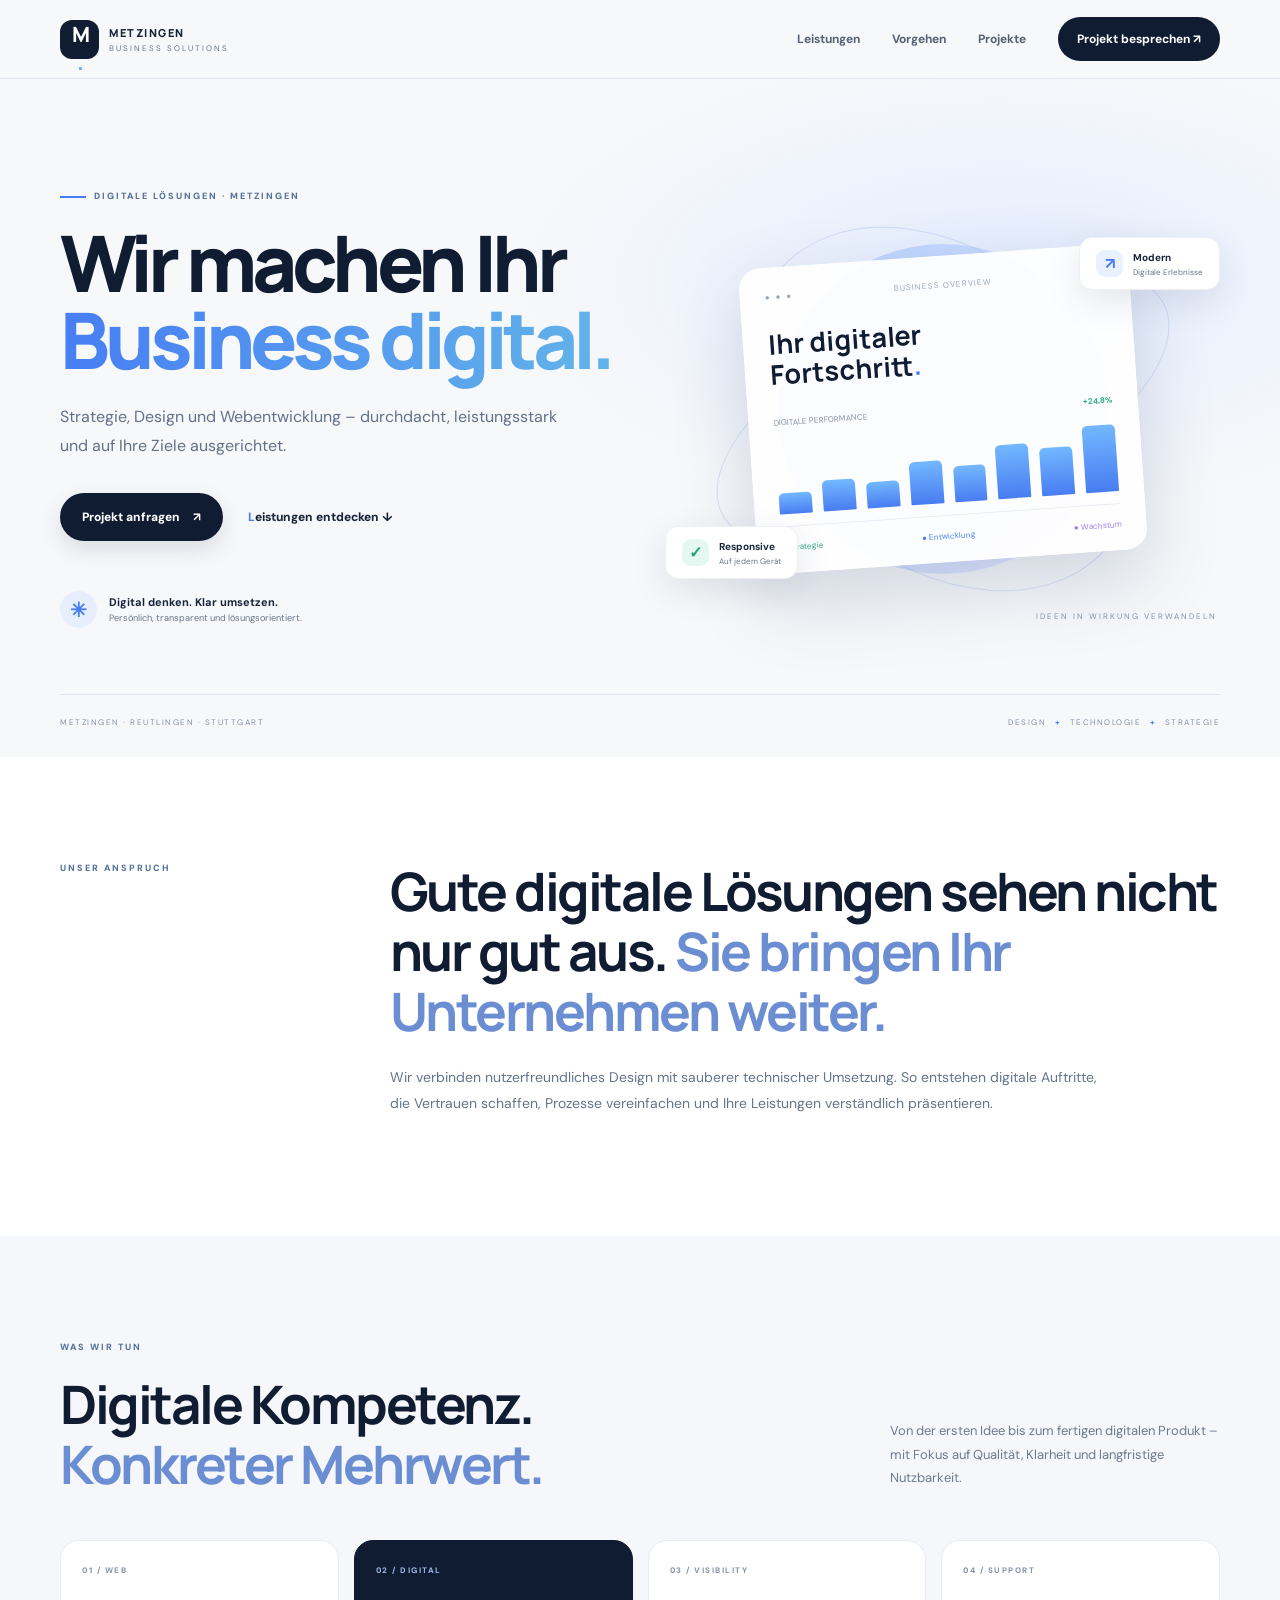
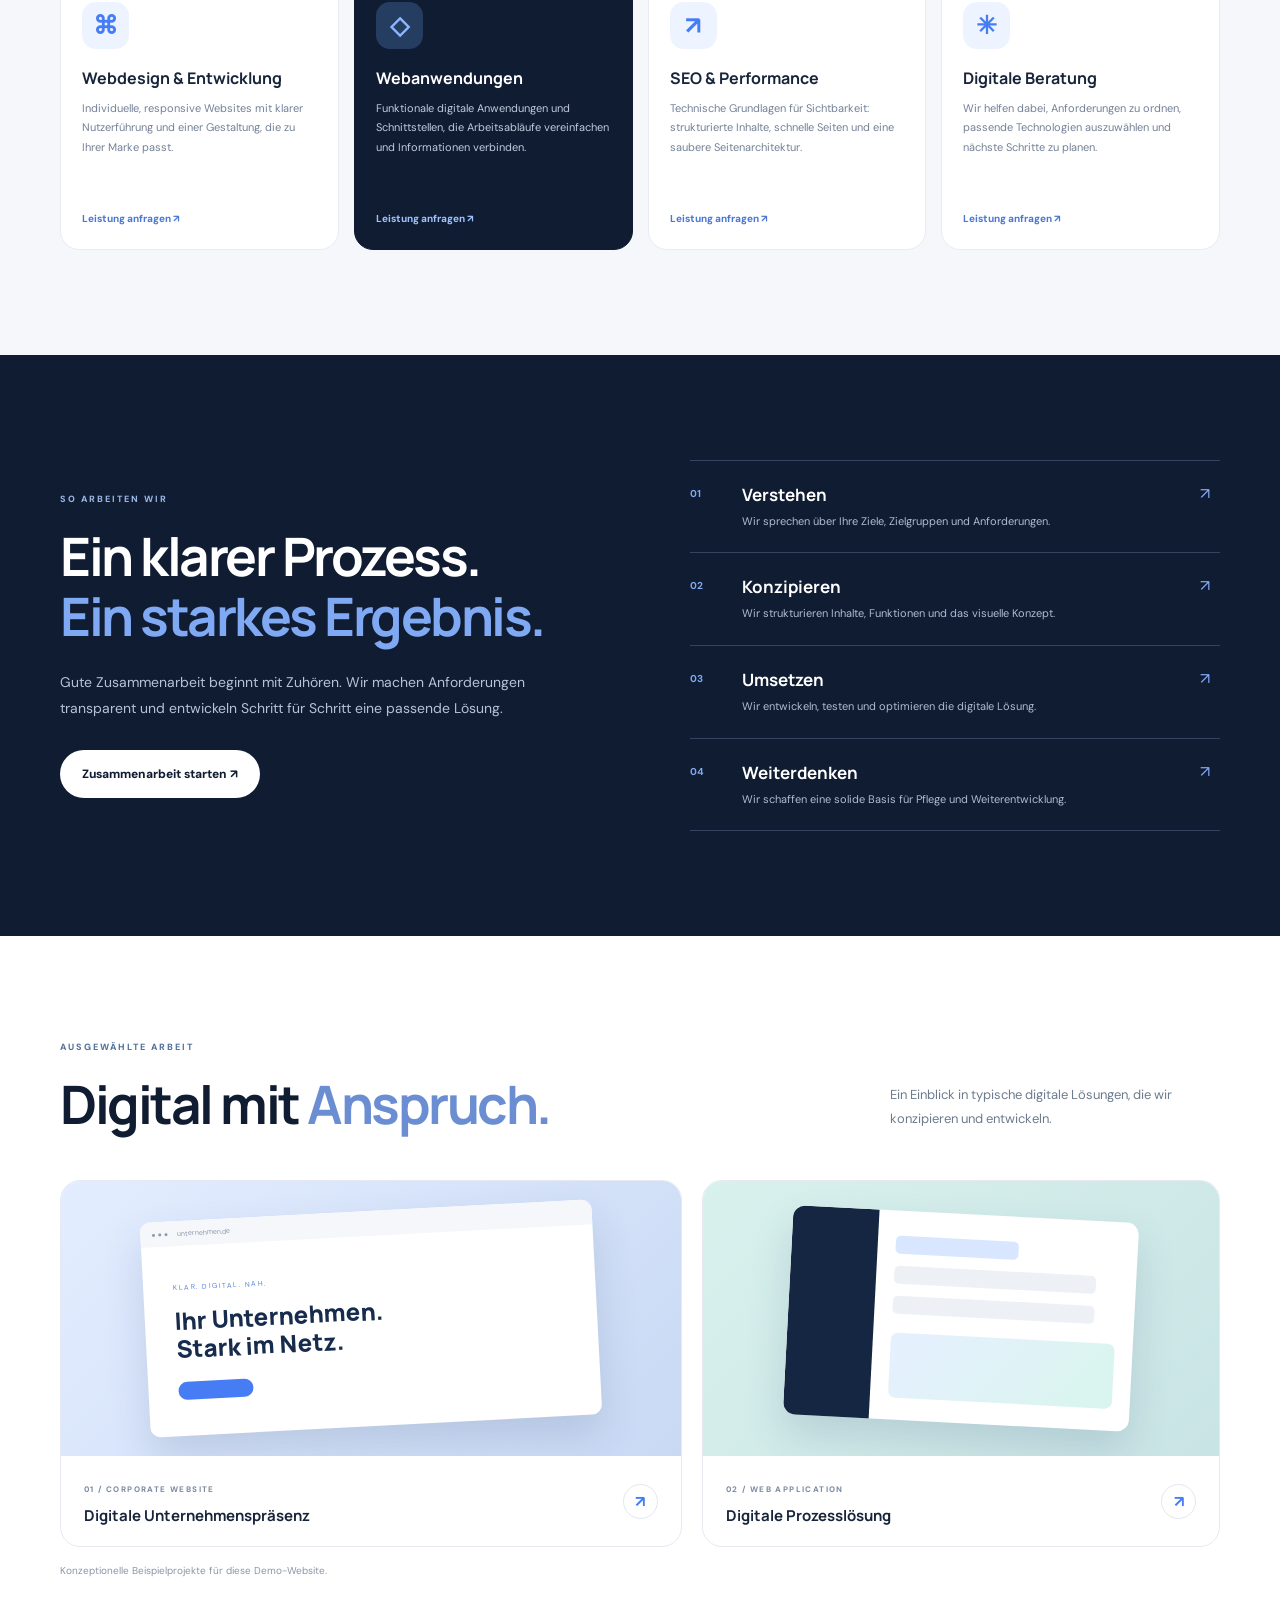
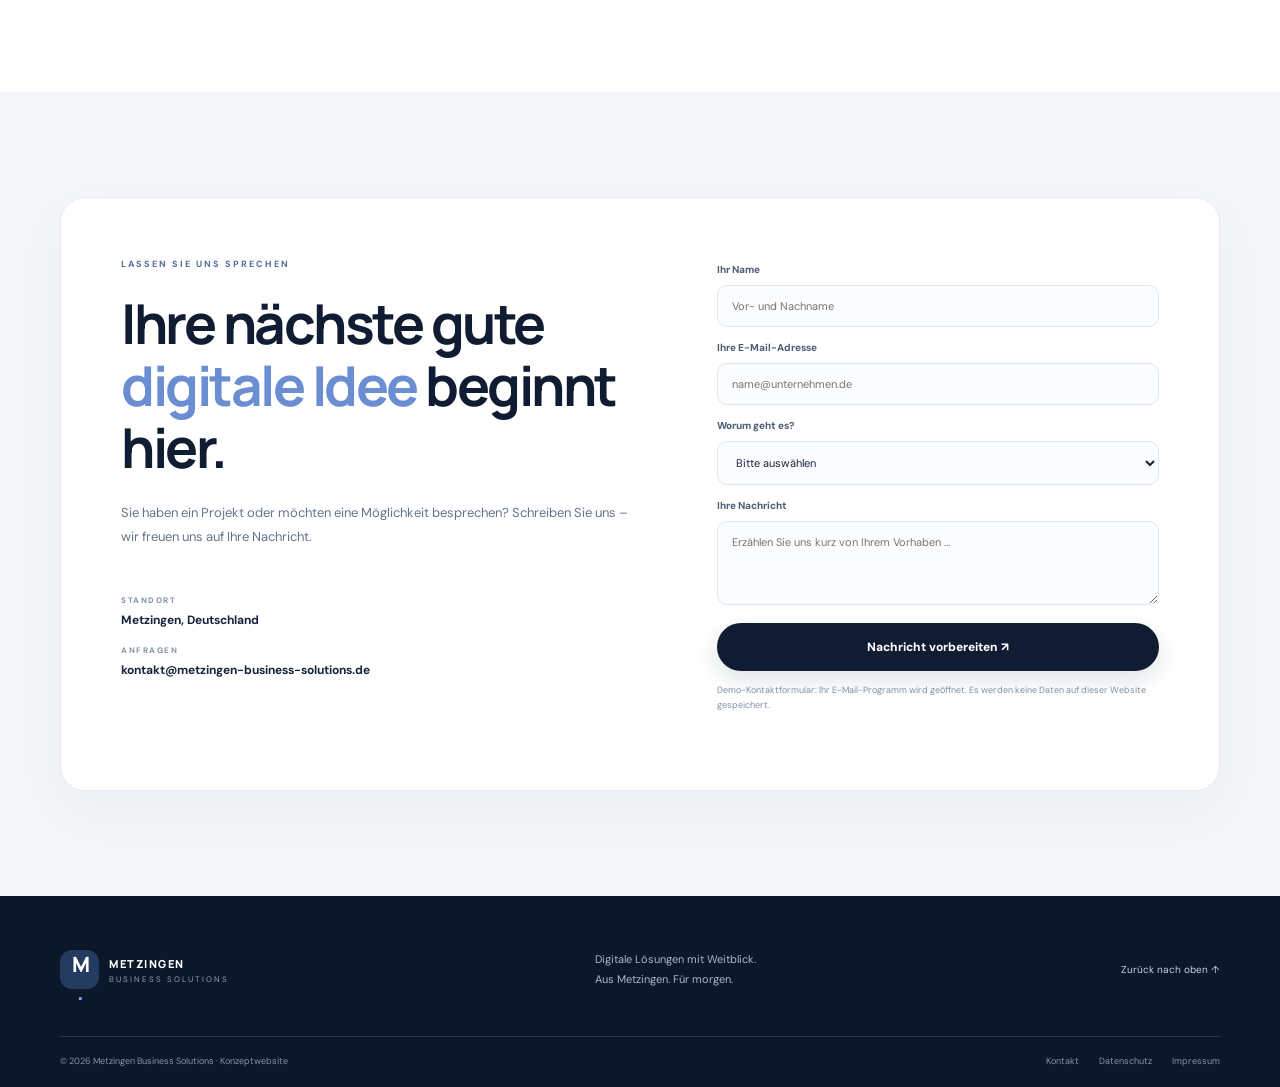
<file: index.html>
<!doctype html>
<html lang="de">

<head>
    <meta charset="utf-8">
    <meta name="viewport" content="width=device-width,initial-scale=1">
    <meta name="theme-color" content="#101c32">
    <meta name="description"
        content="Metzingen Business Solutions entwickelt moderne Websites, Webanwendungen und digitale Lösungen für Unternehmen in Metzingen und Umgebung.">
    <meta name="robots" content="index,follow">
    <meta property="og:type" content="website">
    <meta property="og:locale" content="de_DE">
    <meta property="og:title" content="Metzingen Business Solutions | Digitale Lösungen">
    <meta property="og:description" content="Strategie, Design und Webentwicklung für moderne Unternehmen.">
    <meta property="og:image" content="assets/og-preview.svg">
    <title>Metzingen Business Solutions | Webentwicklung & digitale Lösungen</title>
    <link rel="icon" href="assets/favicon.svg" type="image/svg+xml">
    <link rel="preconnect" href="https://fonts.googleapis.com">
    <link rel="preconnect" href="https://fonts.gstatic.com" crossorigin>
    <link
        href="https://fonts.googleapis.com/css2?family=DM+Sans:wght@400;500;600;700&family=Manrope:wght@400;500;600;700;800&display=swap"
        rel="stylesheet">
    <link rel="stylesheet" href="style.css">
    <script
        type="application/ld+json">{"@context":"https://schema.org","@type":"ProfessionalService","name":"Metzingen Business Solutions","description":"Konzept, Webentwicklung und digitale Lösungen für Unternehmen.","areaServed":["Metzingen","Reutlingen","Stuttgart"],"serviceType":["Webentwicklung","Webdesign","Digitale Beratung"]}</script>
</head>

<body>
    <a class="skip" href="#main">Zum Inhalt springen</a>
    <header class="header">
        <nav class="nav wrap"><a class="brand" href="#top"><b
                    class="mark">M<span>.</span></b><span><strong>METZINGEN</strong><small>BUSINESS
                        SOLUTIONS</small></span></a><button class="menu" aria-label="Menü öffnen" aria-expanded="false"
                aria-controls="links"><i></i><i></i></button>
            <div class="links" id="links"><a href="#services">Leistungen</a><a href="#process">Vorgehen</a><a
                    href="#work">Projekte</a><a class="navbutton" href="#contact">Projekt besprechen ↗</a></div>
        </nav>
    </header>
    <main id="main">
        <section class="hero" id="top">
            <div class="wrap hero-grid">
                <div class="hero-copy reveal">
                    <p class="eyebrow"><i></i>DIGITALE LÖSUNGEN · METZINGEN</p>
                    <h1>Wir machen Ihr<br><span>Business digital.</span></h1>
                    <p class="lead">Strategie, Design und Webentwicklung – durchdacht, leistungsstark und auf Ihre Ziele
                        ausgerichtet.</p>
                    <div class="actions"><a class="btn primary" href="#contact">Projekt anfragen <b>↗</b></a><a
                            class="simplelink" href="#services">Leistungen entdecken ↓</a></div>
                    <div class="proof"><b>✳</b>
                        <p><strong>Digital denken. Klar umsetzen.</strong><small>Persönlich, transparent und
                                lösungsorientiert.</small></p>
                    </div>
                </div>
                <div class="visual reveal">
                    <div class="orb orb1"></div>
                    <div class="orb orb2"></div>
                    <div class="dash">
                        <div class="dashhead"><span>● ● ●</span> BUSINESS OVERVIEW <b>•••</b></div>
                        <h2>Ihr digitaler<br>Fortschritt<span>.</span></h2>
                        <div class="charthead">DIGITALE PERFORMANCE <b>+24,8%</b></div>
                        <div class="bars"><i style="--h:28%"></i><i style="--h:42%"></i><i style="--h:35%"></i><i
                                style="--h:58%"></i><i style="--h:48%"></i><i style="--h:72%"></i><i
                                style="--h:64%"></i><i style="--h:90%"></i></div>
                        <div class="dashfoot"><span>● Strategie</span><span>● Entwicklung</span><span>● Wachstum</span>
                        </div>
                    </div>
                    <div class="float f1"><b>↗</b><span><strong>Modern</strong><small>Digitale Erlebnisse</small></span>
                    </div>
                    <div class="float f2"><b>✓</b><span><strong>Responsive</strong><small>Auf jedem Gerät</small></span>
                    </div><small class="visual-caption">IDEEN IN WIRKUNG VERWANDELN</small>
                </div>
            </div>
            <div class="wrap hero-bottom"><span>METZINGEN · REUTLINGEN · STUTTGART</span><span>DESIGN <b>+</b>
                    TECHNOLOGIE <b>+</b> STRATEGIE</span></div>
        </section>
        <section class="intro section">
            <div class="wrap intro-grid">
                <p class="eyebrow reveal">UNSER ANSPRUCH</p>
                <div class="reveal">
                    <h2>Gute digitale Lösungen sehen nicht nur gut aus. <em>Sie bringen Ihr Unternehmen weiter.</em>
                    </h2>
                    <p class="bodycopy">Wir verbinden nutzerfreundliches Design mit sauberer technischer Umsetzung. So
                        entstehen digitale Auftritte, die Vertrauen schaffen, Prozesse vereinfachen und Ihre Leistungen
                        verständlich präsentieren.</p>
                </div>
            </div>
        </section>
        <section class="services section" id="services">
            <div class="wrap">
                <div class="sectionhead reveal">
                    <div>
                        <p class="eyebrow">WAS WIR TUN</p>
                        <h2>Digitale Kompetenz.<br><em>Konkreter Mehrwert.</em></h2>
                    </div>
                    <p>Von der ersten Idee bis zum fertigen digitalen Produkt – mit Fokus auf Qualität, Klarheit und
                        langfristige Nutzbarkeit.</p>
                </div>
                <div class="servicegrid">
                    <article class="service reveal"><small>01 / WEB</small><b class="serviceicon">⌘</b>
                        <h3>Webdesign & Entwicklung</h3>
                        <p>Individuelle, responsive Websites mit klarer Nutzerführung und einer Gestaltung, die zu Ihrer
                            Marke passt.</p><a href="#contact">Leistung anfragen ↗</a>
                    </article>
                    <article class="service featured reveal"><small>02 / DIGITAL</small><b class="serviceicon">◇</b>
                        <h3>Webanwendungen</h3>
                        <p>Funktionale digitale Anwendungen und Schnittstellen, die Arbeitsabläufe vereinfachen und
                            Informationen verbinden.</p><a href="#contact">Leistung anfragen ↗</a>
                    </article>
                    <article class="service reveal"><small>03 / VISIBILITY</small><b class="serviceicon">↗</b>
                        <h3>SEO & Performance</h3>
                        <p>Technische Grundlagen für Sichtbarkeit: strukturierte Inhalte, schnelle Seiten und eine
                            saubere Seitenarchitektur.</p><a href="#contact">Leistung anfragen ↗</a>
                    </article>
                    <article class="service reveal"><small>04 / SUPPORT</small><b class="serviceicon">✳</b>
                        <h3>Digitale Beratung</h3>
                        <p>Wir helfen dabei, Anforderungen zu ordnen, passende Technologien auszuwählen und nächste
                            Schritte zu planen.</p><a href="#contact">Leistung anfragen ↗</a>
                    </article>
                </div>
            </div>
        </section>
        <section class="process section" id="process">
            <div class="wrap processgrid">
                <div class="reveal">
                    <p class="eyebrow">SO ARBEITEN WIR</p>
                    <h2>Ein klarer Prozess.<br><em>Ein starkes Ergebnis.</em></h2>
                    <p class="bodycopy">Gute Zusammenarbeit beginnt mit Zuhören. Wir machen Anforderungen transparent
                        und entwickeln Schritt für Schritt eine passende Lösung.</p><a class="btn light"
                        href="#contact">Zusammenarbeit starten ↗</a>
                </div>
                <div class="steps">
                    <article class="step reveal"><b>01</b>
                        <div>
                            <h3>Verstehen</h3>
                            <p>Wir sprechen über Ihre Ziele, Zielgruppen und Anforderungen.</p>
                        </div><span>↗</span>
                    </article>
                    <article class="step reveal"><b>02</b>
                        <div>
                            <h3>Konzipieren</h3>
                            <p>Wir strukturieren Inhalte, Funktionen und das visuelle Konzept.</p>
                        </div><span>↗</span>
                    </article>
                    <article class="step reveal"><b>03</b>
                        <div>
                            <h3>Umsetzen</h3>
                            <p>Wir entwickeln, testen und optimieren die digitale Lösung.</p>
                        </div><span>↗</span>
                    </article>
                    <article class="step reveal"><b>04</b>
                        <div>
                            <h3>Weiterdenken</h3>
                            <p>Wir schaffen eine solide Basis für Pflege und Weiterentwicklung.</p>
                        </div><span>↗</span>
                    </article>
                </div>
            </div>
        </section>
        <section class="work section" id="work">
            <div class="wrap">
                <div class="sectionhead reveal">
                    <div>
                        <p class="eyebrow">AUSGEWÄHLTE ARBEIT</p>
                        <h2>Digital mit <em>Anspruch.</em></h2>
                    </div>
                    <p>Ein Einblick in typische digitale Lösungen, die wir konzipieren und entwickeln.</p>
                </div>
                <div class="workgrid">
                    <article class="workcard reveal">
                        <div class="mock mock1">
                            <div class="browser"><small>● ● ●　 unternehmen.de</small>
                                <div><label>KLAR. DIGITAL. NAH.</label><strong>Ihr Unternehmen.<br>Stark im
                                        Netz.</strong><i></i></div>
                            </div>
                        </div>
                        <div class="workmeta">
                            <div><small>01 / CORPORATE WEBSITE</small>
                                <h3>Digitale Unternehmenspräsenz</h3>
                            </div><b>↗</b>
                        </div>
                    </article>
                    <article class="workcard reveal">
                        <div class="mock mock2">
                            <div class="appmock">
                                <aside></aside>
                                <div><i></i><i></i><i></i><b></b></div>
                            </div>
                        </div>
                        <div class="workmeta">
                            <div><small>02 / WEB APPLICATION</small>
                                <h3>Digitale Prozesslösung</h3>
                            </div><b>↗</b>
                        </div>
                    </article>
                </div>
                <p class="note">Konzeptionelle Beispielprojekte für diese Demo-Website.</p>
            </div>
        </section>
        <section class="contact section" id="contact">
            <div class="wrap contactbox reveal">
                <div>
                    <p class="eyebrow">LASSEN SIE UNS SPRECHEN</p>
                    <h2>Ihre nächste gute<br><em>digitale Idee</em> beginnt hier.</h2>
                    <p class="bodycopy">Sie haben ein Projekt oder möchten eine Möglichkeit besprechen? Schreiben Sie
                        uns – wir freuen uns auf Ihre Nachricht.</p>
                    <div class="contactdetails"><small>STANDORT</small><strong>Metzingen,
                            Deutschland</strong><small>ANFRAGEN</small><strong><a
                                href="mailto:kontakt@metzingen-business-solutions.de">kontakt@metzingen-business-solutions.de</a></strong>
                    </div>
                </div>
                <form id="contact-form"><label for="name">Ihr Name</label><input id="name" name="name" required
                        autocomplete="name" placeholder="Vor- und Nachname"><label for="email">Ihre
                        E-Mail-Adresse</label><input id="email" name="email" type="email" required autocomplete="email"
                        placeholder="name@unternehmen.de"><label for="topic">Worum geht es?</label><select id="topic"
                        name="topic" required>
                        <option value="">Bitte auswählen</option>
                        <option>Webdesign & Entwicklung</option>
                        <option>Webanwendung</option>
                        <option>SEO & Performance</option>
                        <option>Digitale Beratung</option>
                        <option>Sonstiges</option>
                    </select><label for="message">Ihre Nachricht</label><textarea id="message" name="message" rows="4"
                        required placeholder="Erzählen Sie uns kurz von Ihrem Vorhaben …"></textarea><button
                        class="btn primary" type="submit">Nachricht vorbereiten ↗</button>
                    <p class="formnote">Demo-Kontaktformular: Ihr E-Mail-Programm wird geöffnet. Es werden keine Daten
                        auf dieser Website gespeichert.</p>
                    <p id="status" role="status" aria-live="polite"></p>
                </form>
            </div>
        </section>
    </main>
    <footer class="footer">
        <div class="wrap footertop"><a class="brand footbrand" href="#top"><b
                    class="mark">M<span>.</span></b><span><strong>METZINGEN</strong><small>BUSINESS
                        SOLUTIONS</small></span></a>
            <p>Digitale Lösungen mit Weitblick.<br>Aus Metzingen. Für morgen.</p><a href="#top">Zurück nach oben ↑</a>
        </div>
        <div class="wrap footerbottom"><span>© <span id="year"></span> Metzingen Business Solutions ·
                Konzeptwebsite</span><span><a href="mailto:kontakt@metzingen-business-solutions.de">Kontakt</a><a
                    href="datenschutz.html">Datenschutz</a><a href="impressum.html">Impressum</a></span></div>
    </footer>
    <script src="script.js"></script>
</body>

</html>
</file>
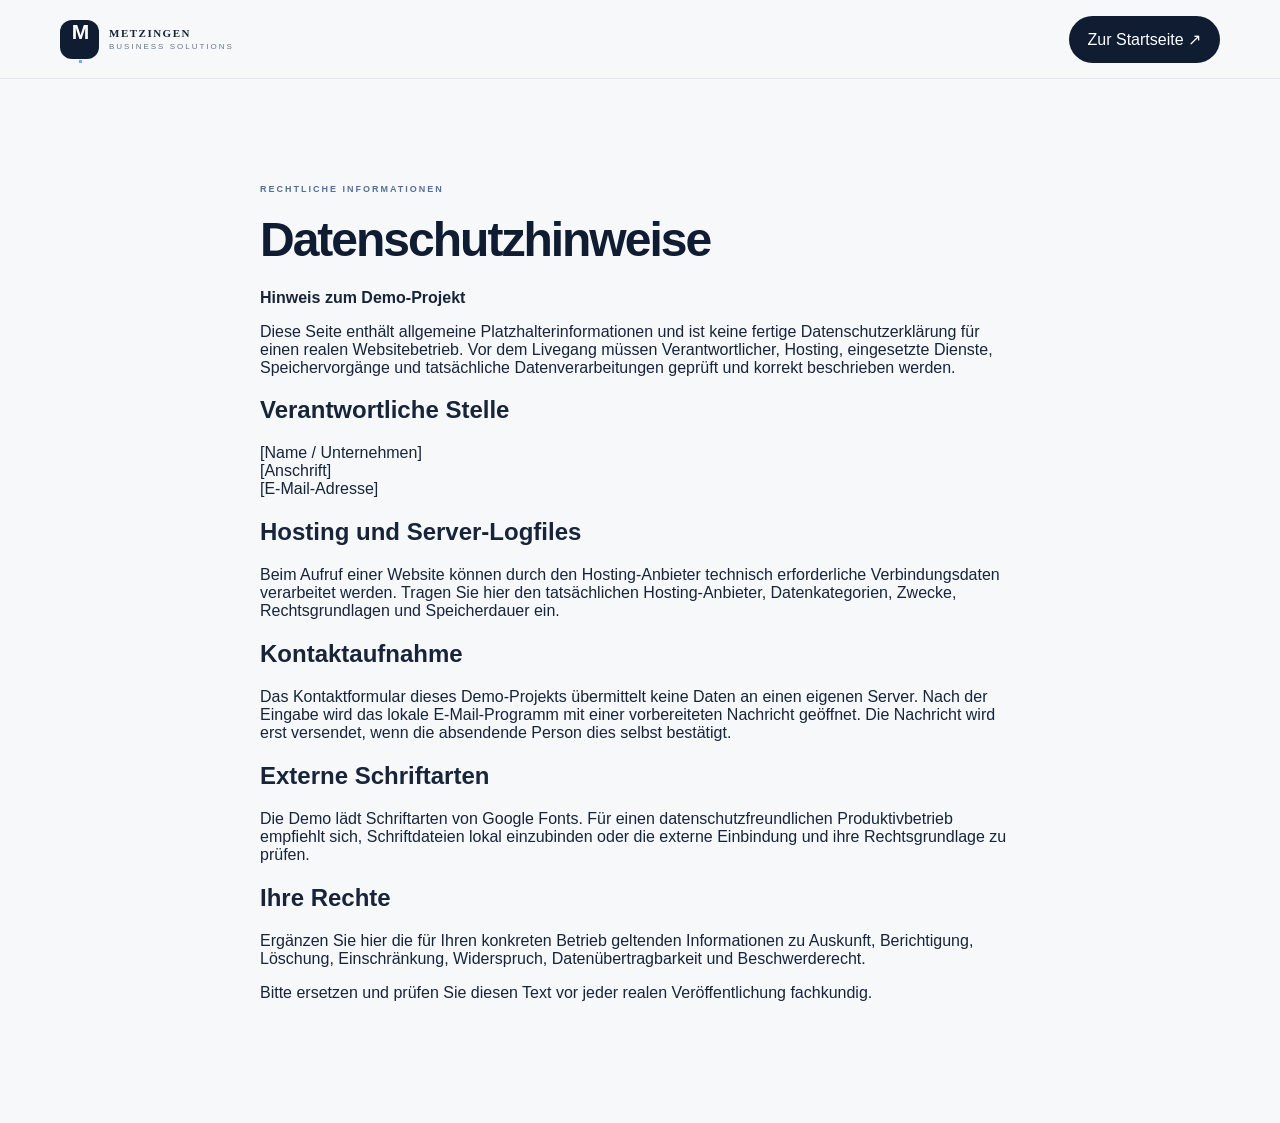
<file: datenschutz.html>
<!doctype html>
<html lang="de">

<head>
    <meta charset="utf-8">
    <meta name="viewport" content="width=device-width,initial-scale=1">
    <meta name="robots" content="noindex">
    <title>Datenschutz | Metzingen Business Solutions</title>
    <link rel="stylesheet" href="style.css">
</head>

<body>
    <header class="header">
        <nav class="nav wrap"><a class="brand" href="index.html"><b
                    class="mark">M<span>.</span></b><span><strong>METZINGEN</strong><small>BUSINESS
                        SOLUTIONS</small></span></a><a class="navbutton" href="index.html">Zur Startseite ↗</a></nav>
    </header>
    <main class="section">
        <div class="wrap" style="max-width:760px">
            <p class="eyebrow">RECHTLICHE INFORMATIONEN</p>
            <h1 style="font-size:48px;letter-spacing:-2px">Datenschutzhinweise</h1>
            <p><strong>Hinweis zum Demo-Projekt</strong></p>
            <p>Diese Seite enthält allgemeine Platzhalterinformationen und ist keine fertige Datenschutzerklärung für
                einen realen Websitebetrieb. Vor dem Livegang müssen Verantwortlicher, Hosting, eingesetzte Dienste,
                Speichervorgänge und tatsächliche Datenverarbeitungen geprüft und korrekt beschrieben werden.</p>
            <h2>Verantwortliche Stelle</h2>
            <p>[Name / Unternehmen]<br>[Anschrift]<br>[E-Mail-Adresse]</p>
            <h2>Hosting und Server-Logfiles</h2>
            <p>Beim Aufruf einer Website können durch den Hosting-Anbieter technisch erforderliche Verbindungsdaten
                verarbeitet werden. Tragen Sie hier den tatsächlichen Hosting-Anbieter, Datenkategorien, Zwecke,
                Rechtsgrundlagen und Speicherdauer ein.</p>
            <h2>Kontaktaufnahme</h2>
            <p>Das Kontaktformular dieses Demo-Projekts übermittelt keine Daten an einen eigenen Server. Nach der
                Eingabe wird das lokale E-Mail-Programm mit einer vorbereiteten Nachricht geöffnet. Die Nachricht wird
                erst versendet, wenn die absendende Person dies selbst bestätigt.</p>
            <h2>Externe Schriftarten</h2>
            <p>Die Demo lädt Schriftarten von Google Fonts. Für einen datenschutzfreundlichen Produktivbetrieb empfiehlt
                sich, Schriftdateien lokal einzubinden oder die externe Einbindung und ihre Rechtsgrundlage zu prüfen.
            </p>
            <h2>Ihre Rechte</h2>
            <p>Ergänzen Sie hier die für Ihren konkreten Betrieb geltenden Informationen zu Auskunft, Berichtigung,
                Löschung, Einschränkung, Widerspruch, Datenübertragbarkeit und Beschwerderecht.</p>
            <p>Bitte ersetzen und prüfen Sie diesen Text vor jeder realen Veröffentlichung fachkundig.</p>
        </div>
    </main>
</body>

</html>
</file>
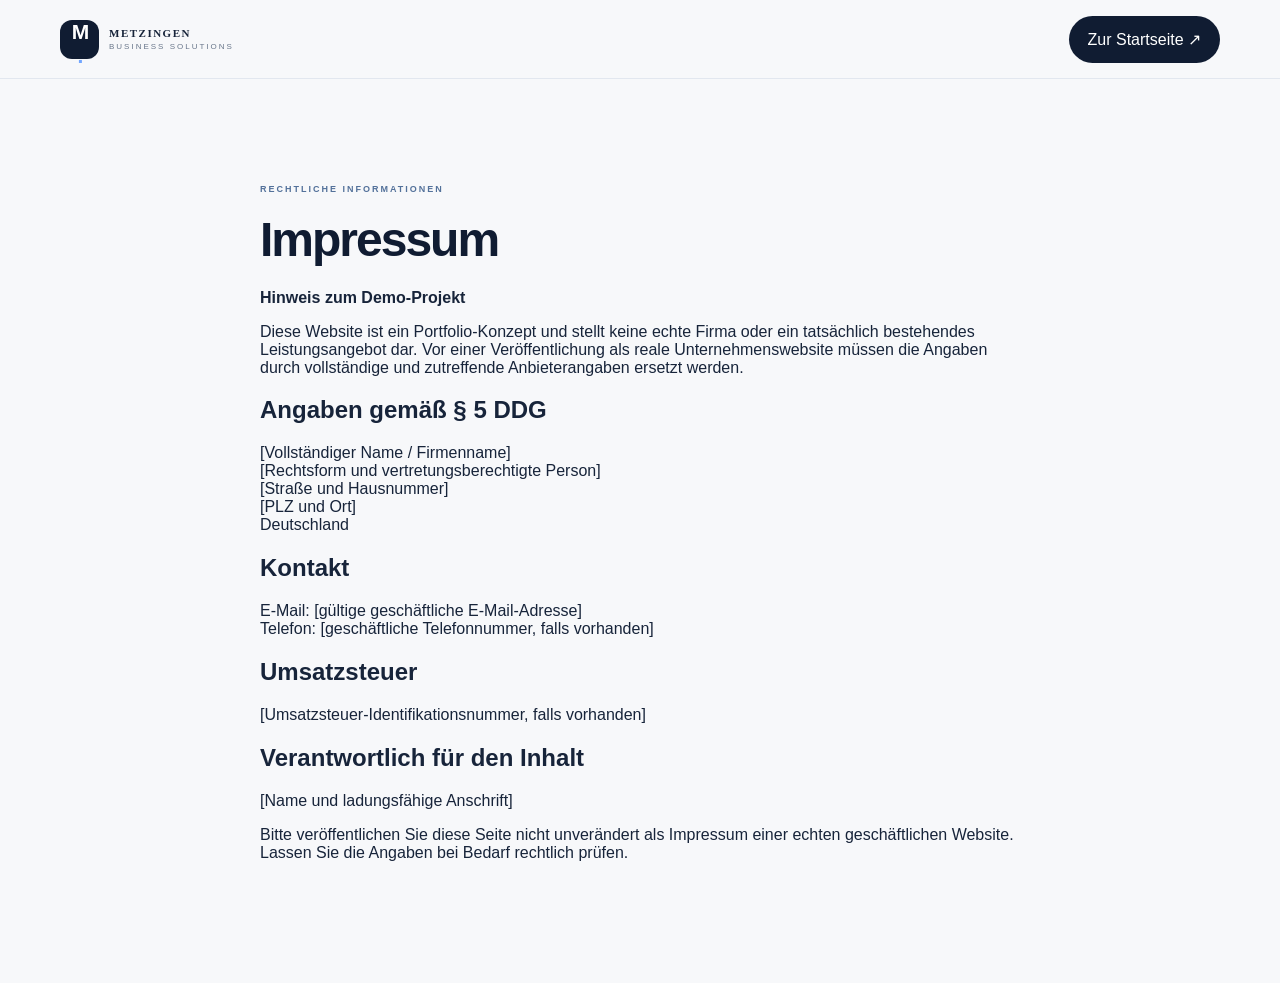
<file: impressum.html>
<!doctype html>
<html lang="de">

<head>
    <meta charset="utf-8">
    <meta name="viewport" content="width=device-width,initial-scale=1">
    <meta name="robots" content="noindex">
    <title>Impressum | Metzingen Business Solutions</title>
    <link rel="stylesheet" href="style.css">
</head>

<body>
    <header class="header">
        <nav class="nav wrap"><a class="brand" href="index.html"><b
                    class="mark">M<span>.</span></b><span><strong>METZINGEN</strong><small>BUSINESS
                        SOLUTIONS</small></span></a><a class="navbutton" href="index.html">Zur Startseite ↗</a></nav>
    </header>
    <main class="section">
        <div class="wrap" style="max-width:760px">
            <p class="eyebrow">RECHTLICHE INFORMATIONEN</p>
            <h1 style="font-size:48px;letter-spacing:-2px">Impressum</h1>
            <p><strong>Hinweis zum Demo-Projekt</strong></p>
            <p>Diese Website ist ein Portfolio-Konzept und stellt keine echte Firma oder ein tatsächlich bestehendes
                Leistungsangebot dar. Vor einer Veröffentlichung als reale Unternehmenswebsite müssen die Angaben durch
                vollständige und zutreffende Anbieterangaben ersetzt werden.</p>
            <h2>Angaben gemäß § 5 DDG</h2>
            <p>[Vollständiger Name / Firmenname]<br>[Rechtsform und vertretungsberechtigte Person]<br>[Straße und
                Hausnummer]<br>[PLZ und Ort]<br>Deutschland</p>
            <h2>Kontakt</h2>
            <p>E-Mail: [gültige geschäftliche E-Mail-Adresse]<br>Telefon: [geschäftliche Telefonnummer, falls vorhanden]
            </p>
            <h2>Umsatzsteuer</h2>
            <p>[Umsatzsteuer-Identifikationsnummer, falls vorhanden]</p>
            <h2>Verantwortlich für den Inhalt</h2>
            <p>[Name und ladungsfähige Anschrift]</p>
            <p>Bitte veröffentlichen Sie diese Seite nicht unverändert als Impressum einer echten geschäftlichen
                Website. Lassen Sie die Angaben bei Bedarf rechtlich prüfen.</p>
        </div>
    </main>
</body>

</html>
</file>
<file: style.css>
:root {
  --navy: #101c32;
  --ink: #17243a;
  --muted: #68768a;
  --blue: #477df4;
  --paper: #f7f8fa;
  --line: #e4e8ee;
}
* {
  box-sizing: border-box;
}
html {
  scroll-behavior: smooth;
  scroll-padding-top: 90px;
}
body {
  margin: 0;
  background: var(--paper);
  color: var(--ink);
  font-family: "DM Sans", Arial, sans-serif;
  -webkit-font-smoothing: antialiased;
}
a {
  color: inherit;
  text-decoration: none;
}
button,
input,
select,
textarea {
  font: inherit;
}
.wrap {
  width: min(1160px, calc(100% - 48px));
  margin: auto;
}
.section {
  padding: 105px 0;
}
.skip {
  position: absolute;
  left: -999px;
}
.skip:focus {
  left: 10px;
  top: 10px;
  background: #fff;
  padding: 12px;
  z-index: 99;
}
.header {
  position: sticky;
  top: 0;
  z-index: 30;
  background: #f7f8faef;
  backdrop-filter: blur(15px);
  border-bottom: 1px solid #e2e7ef;
}
.nav {
  height: 78px;
  display: flex;
  align-items: center;
  justify-content: space-between;
}
.brand {
  display: flex;
  align-items: center;
  gap: 10px;
}
.mark {
  width: 39px;
  height: 39px;
  border-radius: 12px;
  background: var(--navy);
  color: #fff;
  display: grid;
  place-items: center;
  font:
    800 21px Manrope,
    sans-serif;
  letter-spacing: -2px;
}
.mark span {
  color: #72a6ff;
}
.brand > span:last-child {
  display: grid;
  gap: 3px;
}
.brand strong {
  font: 800 11px Manrope;
  letter-spacing: 1.5px;
}
.brand small {
  font-size: 8px;
  letter-spacing: 2px;
  color: var(--muted);
}
.links {
  display: flex;
  align-items: center;
  gap: 32px;
  font-size: 12px;
  font-weight: 700;
  color: #536176;
}
.links > a:hover {
  color: var(--blue);
}
.navbutton {
  background: var(--navy);
  color: white;
  padding: 14px 19px;
  border-radius: 30px;
}
.menu {
  display: none;
}
.hero {
  padding: 95px 0 30px;
  background:
    radial-gradient(ellipse at 78% 30%, #e4edff, transparent 35%), var(--paper);
  overflow: hidden;
}
.hero-grid {
  display: grid;
  grid-template-columns: 1fr 1fr;
  gap: 50px;
  align-items: center;
  min-height: 470px;
}
.eyebrow {
  font-size: 9px;
  letter-spacing: 2px;
  font-weight: 800;
  color: #53719a;
  margin: 0 0 22px;
}
.eyebrow i {
  display: inline-block;
  width: 26px;
  height: 2px;
  background: var(--blue);
  vertical-align: middle;
  margin-right: 8px;
}
h1,
h2,
h3 {
  font-family: Manrope, "DM Sans", sans-serif;
}
h1 {
  font-size: clamp(48px, 6.3vw, 78px);
  line-height: 0.99;
  letter-spacing: -5px;
  margin: 0 0 25px;
  color: var(--navy);
  font-weight: 800;
}
h1 span {
  background: linear-gradient(100deg, #477df4, #62b4e9);
  background-clip: text;
  color: transparent;
}
.lead {
  max-width: 500px;
  color: #637187;
  font-size: 16px;
  line-height: 1.8;
}
.actions {
  display: flex;
  align-items: center;
  gap: 25px;
  margin-top: 32px;
}
.btn {
  display: inline-flex;
  align-items: center;
  justify-content: center;
  border: 0;
  border-radius: 50px;
  padding: 16px 22px;
  font-size: 12px;
  font-weight: 800;
  cursor: pointer;
  transition: 0.25s;
}
.primary {
  background: var(--navy);
  color: #fff;
  box-shadow: 0 9px 22px #132b4b22;
}
.primary:hover,
.navbutton:hover {
  background: #294d86;
  transform: translateY(-2px);
  box-shadow: 0 10px 24px #24477a35;
}
.btn b {
  margin-left: 13px;
}
.simplelink {
  font-size: 12px;
  font-weight: 800;
}
.simplelink:first-letter {
  color: var(--blue);
}
.proof {
  display: flex;
  gap: 12px;
  align-items: center;
  margin-top: 50px;
}
.proof > b {
  width: 37px;
  height: 37px;
  border-radius: 50%;
  background: #e7efff;
  color: var(--blue);
  display: grid;
  place-items: center;
  font-size: 20px;
}
.proof p {
  font-size: 11px;
  line-height: 1.65;
  margin: 0;
}
.proof small {
  display: block;
  color: var(--muted);
}
.visual {
  height: 430px;
  position: relative;
  display: grid;
  place-items: center;
}
.orb {
  position: absolute;
  border: 1px solid #91aee955;
  border-radius: 50%;
  transform: rotate(-25deg);
}
.orb1 {
  width: 490px;
  height: 210px;
}
.orb2 {
  width: 430px;
  height: 310px;
  transform: rotate(40deg);
}
.visual:before {
  content: "";
  position: absolute;
  width: 330px;
  height: 330px;
  border-radius: 50%;
  background: linear-gradient(135deg, #b8d2ff, #e7eaff);
}
.dash {
  position: relative;
  z-index: 2;
  width: min(390px, 90%);
  padding: 23px 24px 20px;
  background: #ffffffed;
  border: 1px solid white;
  border-radius: 21px;
  box-shadow: 0 28px 75px #233f7030;
  transform: rotate(-4deg);
}
.dashhead {
  display: flex;
  justify-content: space-between;
  color: #9aa6b7;
  font-size: 8px;
  letter-spacing: 1px;
}
.dashhead span {
  letter-spacing: 2px;
}
.dash h2 {
  font-size: 27px;
  line-height: 1.12;
  color: var(--navy);
  margin: 28px 0;
}
.dash h2 span {
  color: var(--blue);
}
.charthead {
  display: flex;
  justify-content: space-between;
  font-size: 8px;
  color: #8490a1;
}
.charthead b {
  color: #2caa84;
}
.bars {
  height: 100px;
  display: flex;
  align-items: end;
  gap: 11px;
  padding: 12px 0;
  border-bottom: 1px solid #e8edf4;
}
.bars i {
  flex: 1;
  height: var(--h);
  border-radius: 5px 5px 1px 1px;
  background: linear-gradient(#73b8ff, #487cf1);
}
.dashfoot {
  display: flex;
  justify-content: space-between;
  margin-top: 15px;
  color: #78869a;
  font-size: 8px;
}
.dashfoot span:first-child {
  color: #36a982;
}
.dashfoot span:nth-child(2) {
  color: #4b80f4;
}
.dashfoot span:last-child {
  color: #9a7cf3;
}
.float {
  position: absolute;
  z-index: 3;
  display: flex;
  align-items: center;
  gap: 10px;
  padding: 12px 16px;
  background: white;
  border: 1px solid #edf0f5;
  border-radius: 13px;
  box-shadow: 0 12px 35px #1a31541c;
}
.float > b {
  width: 27px;
  height: 27px;
  border-radius: 9px;
  background: #e9f0ff;
  color: #477df4;
  display: grid;
  place-items: center;
}
.float span {
  display: grid;
  gap: 3px;
}
.float strong {
  font-size: 10px;
}
.float small {
  font-size: 8px;
  color: var(--muted);
}
.f1 {
  top: 43px;
  right: 0;
}
.f2 {
  bottom: 45px;
  left: 0;
}
.f2 > b {
  background: #e4f7f0;
  color: #26a57d;
}
.visual-caption {
  position: absolute;
  bottom: 3px;
  right: 3px;
  font-size: 8px;
  letter-spacing: 2px;
  color: #8294ae;
}
.hero-bottom {
  display: flex;
  justify-content: space-between;
  border-top: 1px solid #e1e6ee;
  padding-top: 22px;
  margin-top: 50px;
  font-size: 8px;
  letter-spacing: 1.5px;
  color: #8491a4;
}
.hero-bottom b {
  color: var(--blue);
  padding: 0 5px;
}
.intro {
  background: #fff;
}
.intro-grid {
  display: grid;
  grid-template-columns: 0.65fr 2fr;
  gap: 60px;
}
.intro h2,
.sectionhead h2,
.process h2,
.contact h2 {
  font-size: clamp(34px, 4.3vw, 53px);
  line-height: 1.13;
  letter-spacing: -2.5px;
  color: var(--navy);
  margin: 0 0 22px;
}
.intro em,
.sectionhead em,
.process em,
.contact em {
  font-style: normal;
  color: #6b8ed2;
}
.bodycopy {
  max-width: 720px;
  color: #65748a;
  font-size: 14px;
  line-height: 1.9;
}
.services {
  background: #f5f7fa;
}
.sectionhead {
  display: flex;
  justify-content: space-between;
  align-items: end;
  gap: 50px;
  margin-bottom: 45px;
}
.sectionhead h2 {
  margin: 0;
}
.sectionhead > p {
  max-width: 330px;
  color: #6d7b8e;
  font-size: 13px;
  line-height: 1.8;
  margin: 0 0 5px;
}
.servicegrid {
  display: grid;
  grid-template-columns: repeat(4, 1fr);
  gap: 15px;
}
.service {
  min-height: 310px;
  background: white;
  border: 1px solid #e8ecf2;
  border-radius: 19px;
  padding: 24px 21px;
  display: flex;
  flex-direction: column;
  transition: 0.3s;
}
.service:hover {
  transform: translateY(-7px);
  box-shadow: 0 22px 60px #12223a1f;
}
.service > small {
  font-size: 8px;
  letter-spacing: 1.5px;
  color: #8794a8;
  font-weight: 800;
}
.serviceicon {
  width: 47px;
  height: 47px;
  border-radius: 14px;
  background: #edf3ff;
  color: #477df4;
  display: grid;
  place-items: center;
  font-size: 25px;
  margin: 27px 0 18px;
}
.service h3 {
  font-size: 16px;
  margin: 0 0 10px;
}
.service p {
  font-size: 11px;
  line-height: 1.8;
  color: #738096;
  margin: 0 0 20px;
}
.service > a {
  margin-top: auto;
  font-size: 10px;
  font-weight: 800;
  color: #4b78d3;
}
.featured {
  background: var(--navy);
  color: white;
  border-color: var(--navy);
}
.featured > small {
  color: #9db9e9;
}
.featured .serviceicon {
  background: #263d62;
  color: #8cb7ff;
}
.featured p {
  color: #c0ccdd;
}
.featured > a {
  color: #9fc2ff;
}
.process {
  background: var(--navy);
  color: white;
}
.processgrid {
  display: grid;
  grid-template-columns: 1fr 1fr;
  gap: 100px;
  align-items: center;
}
.process .eyebrow {
  color: #9bb7e4;
}
.process h2 {
  color: white;
}
.process em {
  color: #80a9f4;
}
.process .bodycopy {
  color: #b6c3d7;
  margin-bottom: 28px;
}
.light {
  background: #fff;
  color: var(--navy);
}
.light:hover {
  background: #dce8ff;
  transform: translateY(-2px);
}
.steps {
  border-top: 1px solid #34445f;
}
.step {
  display: grid;
  grid-template-columns: 35px 1fr 20px;
  gap: 17px;
  padding: 22px 0;
  border-bottom: 1px solid #34445f;
}
.step > b {
  font-size: 10px;
  color: #82aaf4;
  padding-top: 4px;
}
.step h3 {
  font-size: 17px;
  margin: 0 0 6px;
}
.step p {
  font-size: 11px;
  line-height: 1.7;
  color: #aebdd2;
  margin: 0;
}
.step > span {
  color: #83aafa;
}
.work {
  background: white;
}
.workgrid {
  display: grid;
  grid-template-columns: 1.2fr 1fr;
  gap: 20px;
}
.workcard {
  border: 1px solid #e6eaf0;
  border-radius: 20px;
  overflow: hidden;
}
.mock {
  height: 275px;
  display: grid;
  place-items: center;
  overflow: hidden;
}
.mock1 {
  background: linear-gradient(135deg, #e3edff, #c9d9f4);
}
.browser {
  width: 73%;
  height: 78%;
  background: white;
  border-radius: 10px;
  box-shadow: 0 20px 40px #294b7929;
  overflow: hidden;
  transform: rotate(-3deg);
}
.browser > small {
  display: block;
  height: 25px;
  background: #f5f7fa;
  padding: 8px 11px;
  color: #8c9bb0;
  font-size: 7px;
}
.browser > div {
  padding: 28px 30px;
}
.browser label {
  font-size: 7px;
  letter-spacing: 1.5px;
  color: #5685d9;
}
.browser strong {
  display: block;
  font: 800 24px/1.15 Manrope;
  color: #172c4d;
  margin-top: 12px;
}
.browser i {
  display: block;
  width: 75px;
  height: 18px;
  border-radius: 20px;
  background: #477df4;
  margin-top: 20px;
}
.mock2 {
  background: linear-gradient(135deg, #d9f1ed, #c9e4e5);
}
.appmock {
  width: 67%;
  height: 76%;
  border-radius: 12px;
  background: #fff;
  box-shadow: 0 20px 40px #294b7929;
  display: grid;
  grid-template-columns: 25% 1fr;
  overflow: hidden;
  transform: rotate(3deg);
}
.appmock aside {
  background: #142641;
}
.appmock > div {
  padding: 25px 18px;
}
.appmock i {
  display: block;
  width: 90%;
  height: 18px;
  background: #edf1f6;
  border-radius: 5px;
  margin-bottom: 12px;
}
.appmock i:first-child {
  width: 55%;
  background: #d9e6ff;
}
.appmock b {
  display: block;
  height: 65px;
  background: linear-gradient(135deg, #e6f0ff, #d8f5ed);
  border-radius: 7px;
  margin-top: 19px;
}
.workmeta {
  padding: 20px 23px;
  display: flex;
  justify-content: space-between;
  align-items: center;
}
.workmeta small {
  font-size: 8px;
  letter-spacing: 1.4px;
  color: #7c8ba1;
  font-weight: 800;
}
.workmeta h3 {
  font-size: 15px;
  margin: 8px 0 0;
}
.workmeta > b {
  width: 35px;
  height: 35px;
  border: 1px solid #e2e8f0;
  border-radius: 50%;
  display: grid;
  place-items: center;
  color: #477df4;
}
.note {
  font-size: 10px;
  color: #8a96a8;
  margin-top: 17px;
}
.contact {
  background: #f4f6f9;
}
.contactbox {
  display: grid;
  grid-template-columns: 1fr 0.85fr;
  gap: 75px;
  padding: 60px;
  background: #fff;
  border: 1px solid #e7ebf1;
  border-radius: 25px;
  box-shadow: 0 20px 60px #1c34520a;
}
.contact h2 {
  font-size: clamp(37px, 4.5vw, 55px);
}
.contact .bodycopy {
  font-size: 13px;
}
.contactdetails {
  display: grid;
  gap: 7px;
  margin-top: 35px;
}
.contactdetails small {
  font-size: 8px;
  letter-spacing: 1.5px;
  color: #8794a8;
  font-weight: 800;
  margin-top: 10px;
}
.contactdetails strong {
  font-size: 12px;
}
.contactdetails a:hover {
  color: var(--blue);
}
form {
  display: flex;
  flex-direction: column;
  gap: 9px;
}
form label {
  font-size: 10px;
  font-weight: 800;
  color: #4e5e74;
  margin-top: 5px;
}
form input,
form select,
form textarea {
  width: 100%;
  border: 1px solid #e0e6ee;
  border-radius: 10px;
  padding: 13px 14px;
  background: #fbfcfd;
  color: var(--ink);
  font-size: 11px;
  outline: none;
}
form input:focus,
form select:focus,
form textarea:focus {
  border-color: #6d96ed;
  box-shadow: 0 0 0 3px #477df41c;
}
form textarea {
  resize: vertical;
}
form button {
  margin-top: 9px;
}
.formnote,
#status {
  font-size: 9px;
  line-height: 1.6;
  color: #8491a3;
  margin: 3px 0;
}
.footer {
  background: #0c172a;
  color: #fff;
  padding: 43px 0 20px;
}
.footertop {
  display: flex;
  align-items: center;
  justify-content: space-between;
  padding-bottom: 35px;
}
.footbrand .mark {
  background: #243b60;
}
.footbrand small {
  color: #91a2ba;
}
.footertop > p {
  font-size: 11px;
  line-height: 1.8;
  color: #aab8ca;
}
.footertop > a:last-child {
  font-size: 10px;
  color: #c3d2e7;
}
.footerbottom {
  border-top: 1px solid #27364c;
  padding-top: 18px;
  display: flex;
  justify-content: space-between;
  color: #8494aa;
  font-size: 9px;
}
.footerbottom > span:last-child {
  display: flex;
  gap: 20px;
}
.reveal {
  opacity: 0;
  transform: translateY(20px);
  transition:
    opacity 0.7s,
    transform 0.7s;
}
.reveal.visible {
  opacity: 1;
  transform: none;
}
@media (max-width: 1000px) {
  .servicegrid {
    grid-template-columns: repeat(2, 1fr);
  }
  .processgrid {
    gap: 50px;
  }
  .contactbox {
    gap: 40px;
  }
}
@media (max-width: 700px) {
  .wrap {
    width: calc(100% - 36px);
  }
  .section {
    padding: 75px 0;
  }
  .nav {
    height: 70px;
  }
  .menu {
    display: block;
    width: 43px;
    height: 43px;
    border: 0;
    border-radius: 12px;
    background: var(--navy);
  }
  .menu i {
    display: block;
    width: 17px;
    height: 2px;
    background: #fff;
    margin: 5px auto;
  }
  .links {
    display: none;
    position: absolute;
    top: 69px;
    left: 0;
    right: 0;
    background: white;
    padding: 22px;
    box-shadow: 0 18px 25px #172a4410;
    flex-direction: column;
    align-items: stretch;
    gap: 20px;
  }
  .links.open {
    display: flex;
  }
  .navbutton {
    text-align: center;
  }
  .hero {
    padding-top: 62px;
  }
  .hero-grid {
    grid-template-columns: 1fr;
    gap: 0;
  }
  h1 {
    font-size: clamp(47px, 13vw, 68px);
    letter-spacing: -3.5px;
  }
  .lead {
    font-size: 14px;
  }
  .proof {
    margin-top: 34px;
  }
  .visual {
    height: 340px;
  }
  .visual:before {
    width: 255px;
    height: 255px;
  }
  .orb1 {
    width: 350px;
    height: 150px;
  }
  .orb2 {
    width: 320px;
    height: 230px;
  }
  .dash {
    width: min(340px, 88%);
    padding: 19px;
  }
  .f1 {
    top: 20px;
  }
  .f2 {
    bottom: 30px;
  }
  .hero-bottom {
    font-size: 7px;
    letter-spacing: 0.7px;
    margin-top: 25px;
  }
  .intro-grid {
    grid-template-columns: 1fr;
    gap: 12px;
  }
  .intro h2,
  .sectionhead h2,
  .process h2 {
    font-size: 36px;
    letter-spacing: -1.8px;
  }
  .sectionhead {
    display: block;
  }
  .sectionhead > p {
    margin-top: 18px;
  }
  .servicegrid {
    grid-template-columns: 1fr;
  }
  .service {
    min-height: 255px;
  }
  .serviceicon {
    margin: 19px 0 13px;
  }
  .processgrid {
    grid-template-columns: 1fr;
    gap: 43px;
  }
  .workgrid {
    grid-template-columns: 1fr;
  }
  .mock {
    height: 225px;
  }
  .contactbox {
    grid-template-columns: 1fr;
    gap: 38px;
    padding: 28px 21px;
  }
  .contact h2 {
    font-size: 39px;
  }
  .footertop {
    align-items: flex-start;
    gap: 18px;
    flex-wrap: wrap;
  }
  .footertop > p {
    order: 3;
    width: 100%;
  }
  .footerbottom {
    flex-direction: column;
    gap: 15px;
  }
  .footerbottom > span:last-child {
    flex-wrap: wrap;
    gap: 15px;
  }
}
@media (prefers-reduced-motion: reduce) {
  *,
  *::before,
  *::after {
    scroll-behavior: auto !important;
    transition-duration: 0.01ms !important;
  }
  .reveal {
    opacity: 1;
    transform: none;
  }
}
</file>
